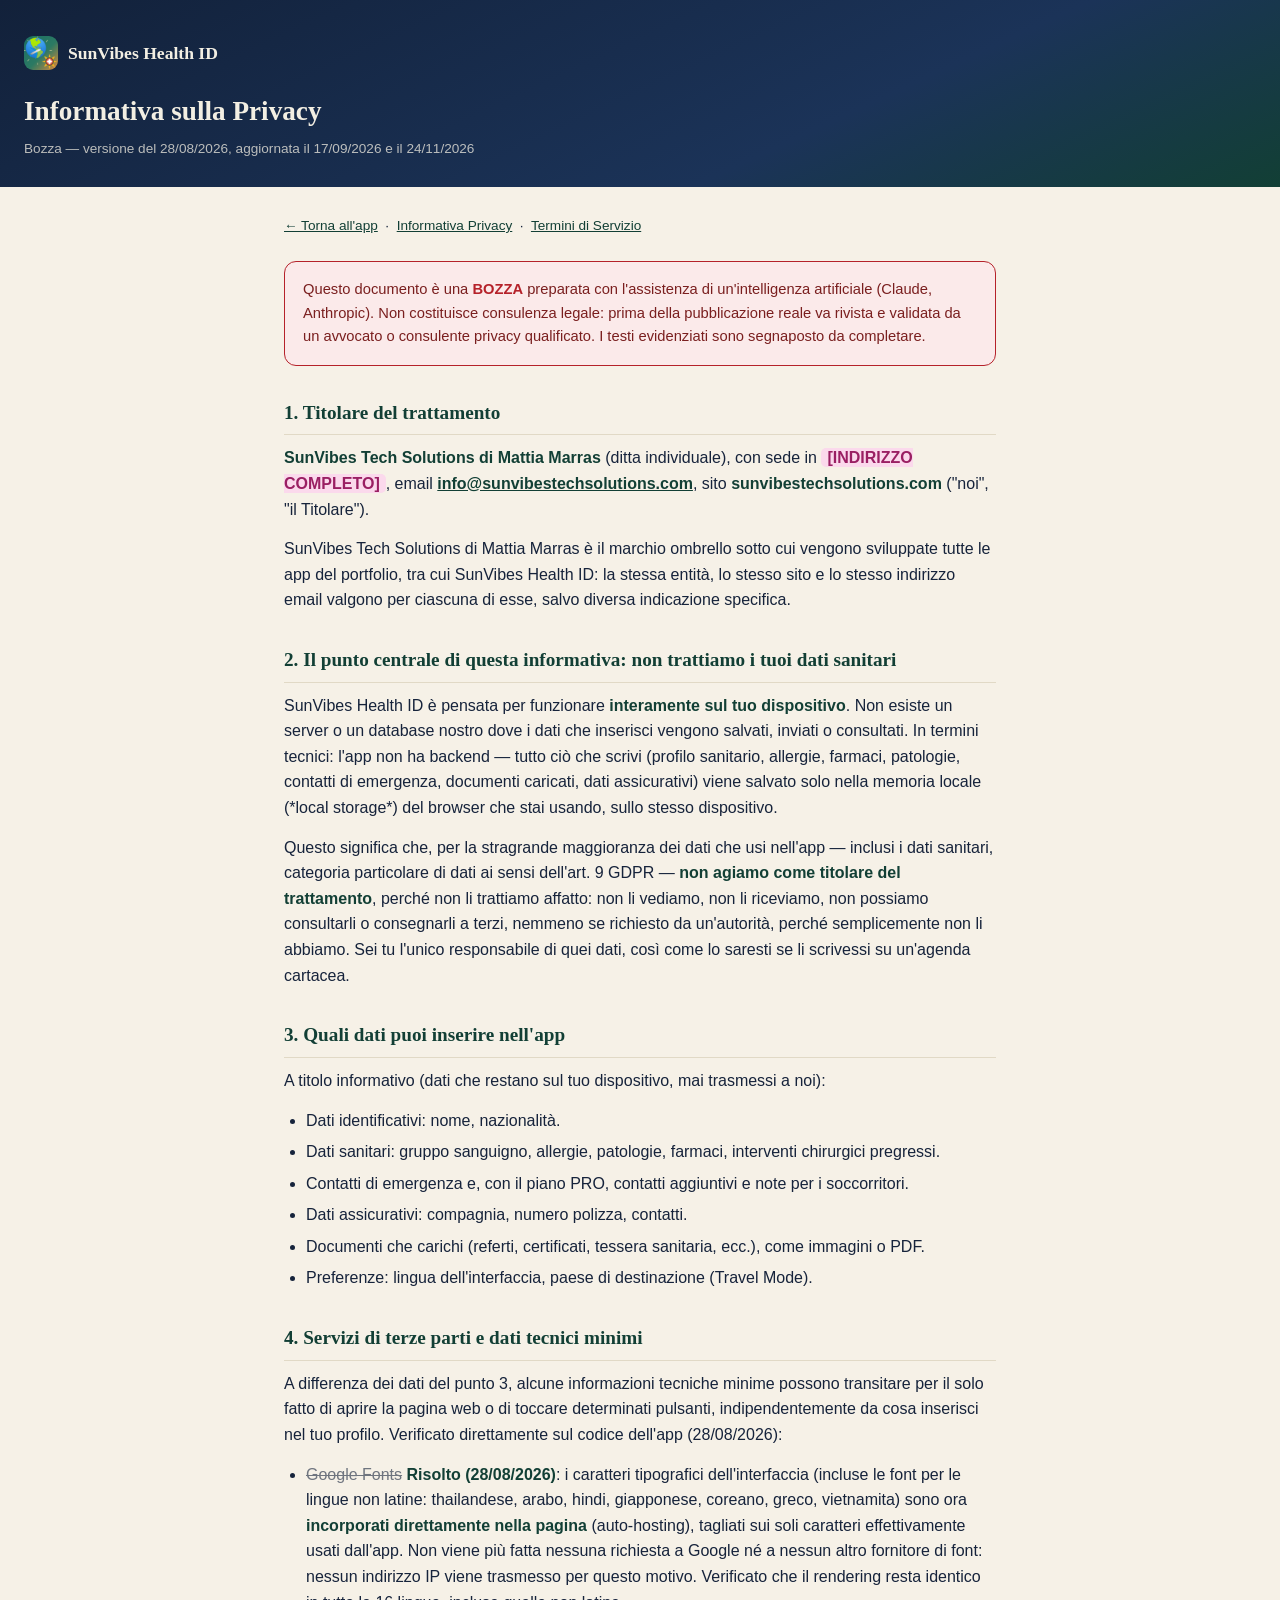
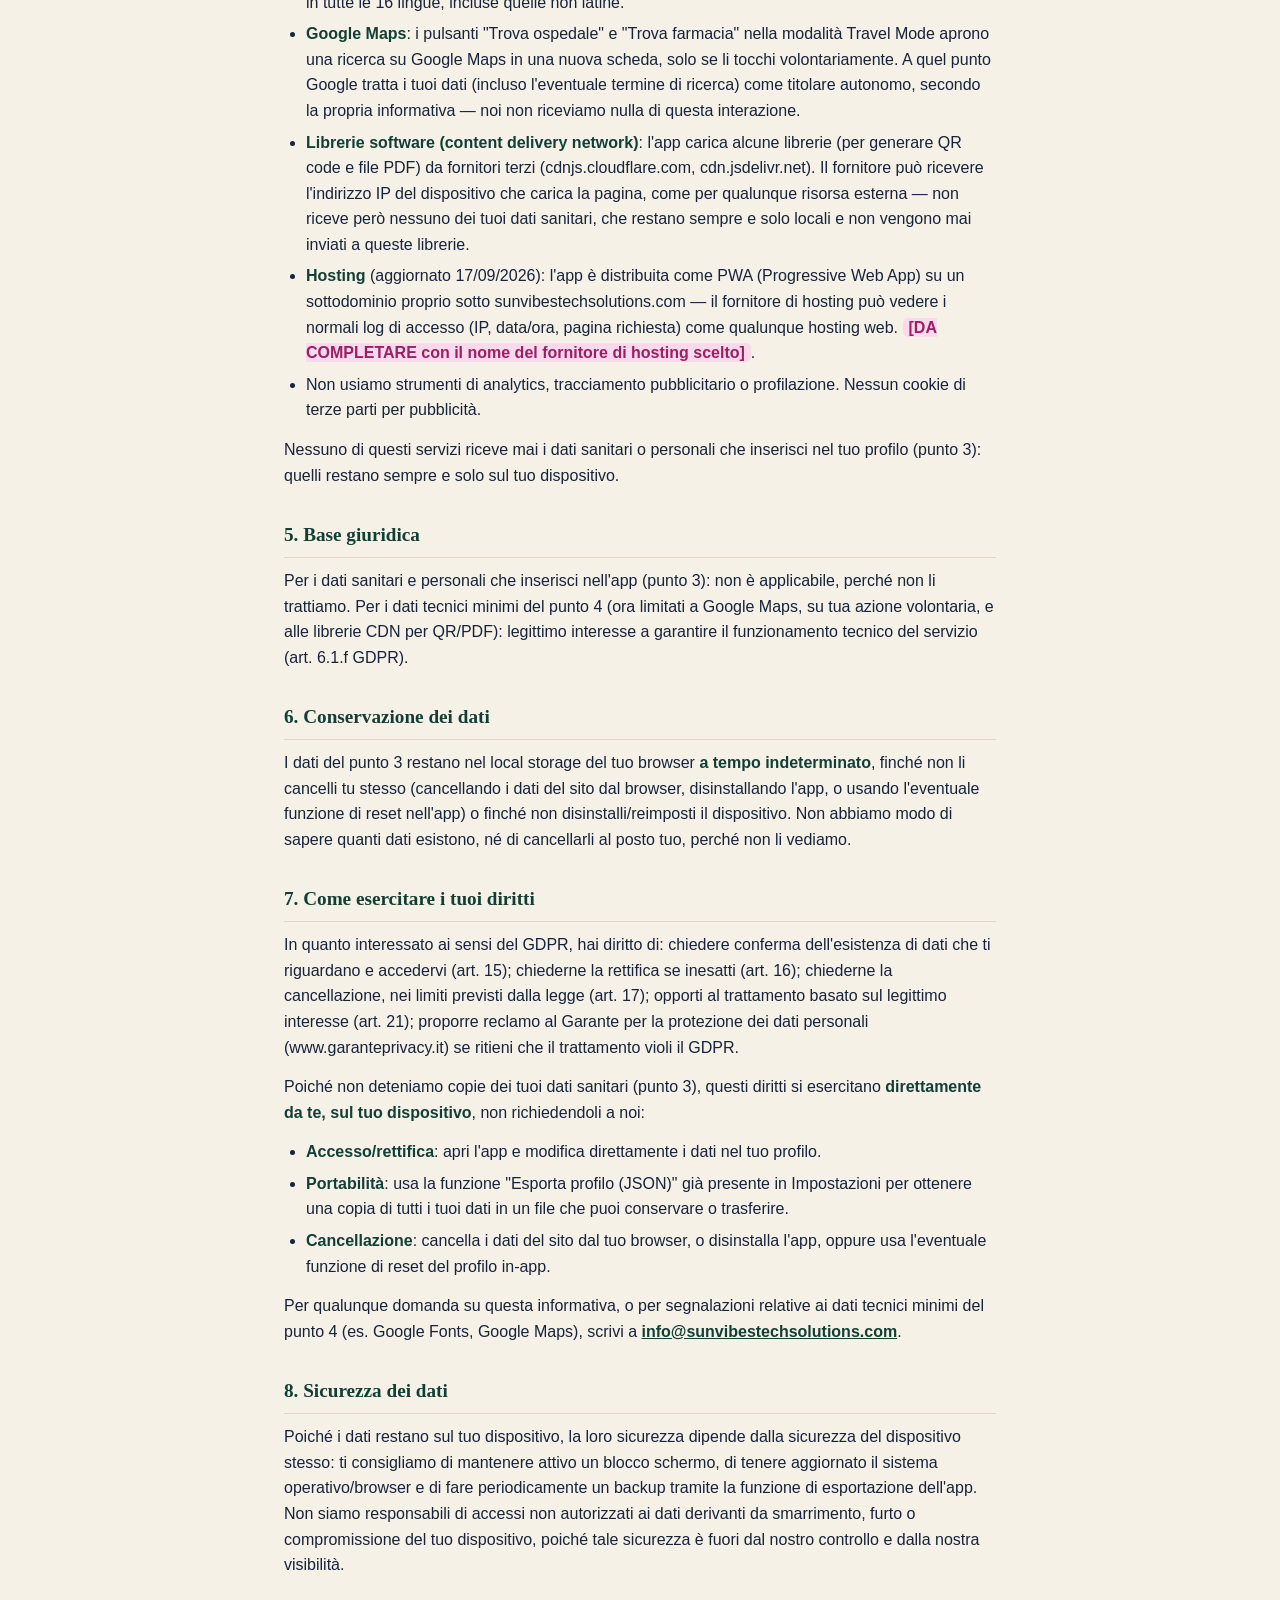
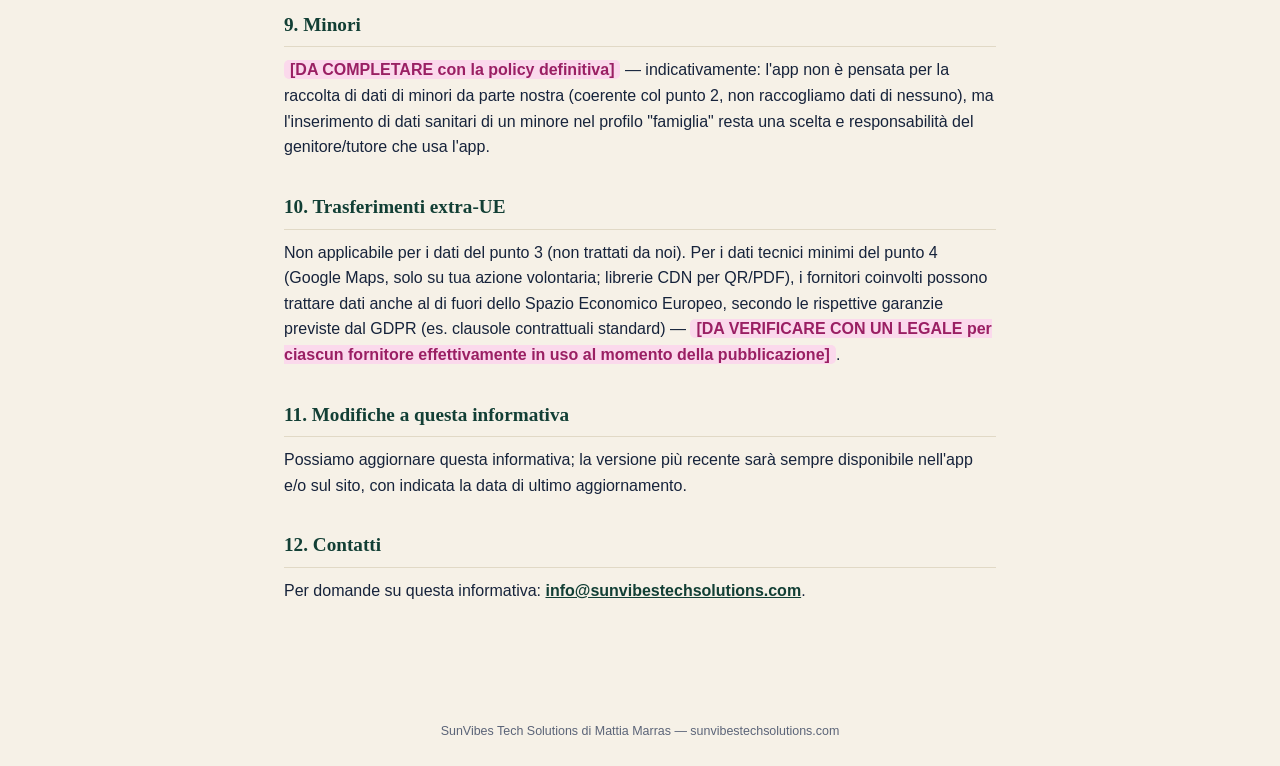
<file: privacy.html>
<!doctype html>
<html lang="it">
<head>
<meta charset="UTF-8">
<meta name="viewport" content="width=device-width, initial-scale=1">
<title>Informativa sulla Privacy — SunVibes Health ID</title>
<link rel="icon" href="icons/icon-192.png">
<style>
  :root{
    --bg:#F6F1E7; --surface:#FFFFFF; --surface-2:#EFE7D5;
    --brand-bg:#12213A; --brand-text:#F3EFE3;
    --text:#16233B; --text-soft:#5B6478;
    --accent:#1E6E5C; --accent-strong:#123F35; --accent-soft-bg:#DCEAE2;
    --warn:#B5222A; --warn-bg:#FBEAEA;
    --line:#E1D9C6;
    --placeholder-bg:#FBD9EC; --placeholder-text:#9A1F63;
  }
  *{box-sizing:border-box}
  body{margin:0;background:var(--bg);color:var(--text);font-family:'Noto Sans',-apple-system,'Segoe UI',sans-serif;font-size:16px;line-height:1.6;}
  header{background:linear-gradient(155deg, var(--brand-bg), #1B3358 65%, var(--accent-strong)); color:var(--brand-text); padding:36px 24px 28px;}
  .brand{display:flex;align-items:center;gap:10px;}
  .brand img{width:34px;height:34px;border-radius:9px;display:block;}
  .brand-name{font-family:Georgia,'Fraunces',serif;font-weight:700;font-size:1.1rem;}
  header h1{font-family:Georgia,'Fraunces',serif;font-size:1.7rem;font-weight:700;margin:20px 0 4px;}
  header .meta{font-size:.85rem;opacity:.75;}
  main{max-width:760px;margin:0 auto;padding:28px 24px 80px;}
  .notice{background:var(--warn-bg);border:1.5px solid var(--warn);border-radius:12px;padding:16px 18px;margin-bottom:28px;font-size:.92rem;color:#7a1f1f;}
  .notice strong{color:var(--warn);}
  h2{font-family:Georgia,'Fraunces',serif;font-size:1.2rem;font-weight:700;color:var(--accent-strong);margin:32px 0 10px;border-bottom:1px solid var(--line);padding-bottom:6px;}
  p{margin:0 0 14px;}
  ul{margin:0 0 14px;padding-left:22px;}
  li{margin-bottom:6px;}
  strong{color:var(--accent-strong);}
  a{color:var(--accent-strong);}
  del{opacity:.6;}
  .placeholder{background:var(--placeholder-bg);color:var(--placeholder-text);padding:1px 6px;border-radius:5px;font-weight:600;}
  footer{text-align:center;padding:24px;font-size:.78rem;color:var(--text-soft);}
</style>
</head>
<body>
<header>
  <div class="brand"><img src="icons/icon-192.png" alt=""><div class="brand-name">SunVibes Health ID</div></div>
  <h1>Informativa sulla Privacy</h1>
  <div class="meta">Bozza — versione del 28/08/2026, aggiornata il 17/09/2026 e il 24/11/2026</div>
</header>
<main>
  <p style="font-size:.85rem;margin-bottom:24px;"><a href="index.html">← Torna all'app</a> &nbsp;·&nbsp; <a href="privacy.html">Informativa Privacy</a> &nbsp;·&nbsp; <a href="termini.html">Termini di Servizio</a></p>
  <div class="notice">Questo documento è una <strong>BOZZA</strong> preparata con l'assistenza di un'intelligenza artificiale (Claude, Anthropic). Non costituisce consulenza legale: prima della pubblicazione reale va rivista e validata da un avvocato o consulente privacy qualificato. I testi evidenziati sono segnaposto da completare.</div>
  <h2>1. Titolare del trattamento</h2>
<p><strong>SunVibes Tech Solutions di Mattia Marras</strong> (ditta individuale), con sede in <strong><span class="placeholder">[INDIRIZZO COMPLETO]</span></strong>, email <strong><a href="mailto:info@sunvibestechsolutions.com">info@sunvibestechsolutions.com</a></strong>, sito <strong>sunvibestechsolutions.com</strong> ("noi", "il Titolare").</p>
<p>SunVibes Tech Solutions di Mattia Marras è il marchio ombrello sotto cui vengono sviluppate tutte le app del portfolio, tra cui SunVibes Health ID: la stessa entità, lo stesso sito e lo stesso indirizzo email valgono per ciascuna di esse, salvo diversa indicazione specifica.</p>
<h2>2. Il punto centrale di questa informativa: non trattiamo i tuoi dati sanitari</h2>
<p>SunVibes Health ID è pensata per funzionare <strong>interamente sul tuo dispositivo</strong>. Non esiste un server o un database nostro dove i dati che inserisci vengono salvati, inviati o consultati. In termini tecnici: l'app non ha backend — tutto ciò che scrivi (profilo sanitario, allergie, farmaci, patologie, contatti di emergenza, documenti caricati, dati assicurativi) viene salvato solo nella memoria locale (*local storage*) del browser che stai usando, sullo stesso dispositivo.</p>
<p>Questo significa che, per la stragrande maggioranza dei dati che usi nell'app — inclusi i dati sanitari, categoria particolare di dati ai sensi dell'art. 9 GDPR — <strong>non agiamo come titolare del trattamento</strong>, perché non li trattiamo affatto: non li vediamo, non li riceviamo, non possiamo consultarli o consegnarli a terzi, nemmeno se richiesto da un'autorità, perché semplicemente non li abbiamo. Sei tu l'unico responsabile di quei dati, così come lo saresti se li scrivessi su un'agenda cartacea.</p>
<h2>3. Quali dati puoi inserire nell'app</h2>
<p>A titolo informativo (dati che restano sul tuo dispositivo, mai trasmessi a noi):</p>
<ul>
<li>Dati identificativi: nome, nazionalità.</li>
<li>Dati sanitari: gruppo sanguigno, allergie, patologie, farmaci, interventi chirurgici pregressi.</li>
<li>Contatti di emergenza e, con il piano PRO, contatti aggiuntivi e note per i soccorritori.</li>
<li>Dati assicurativi: compagnia, numero polizza, contatti.</li>
<li>Documenti che carichi (referti, certificati, tessera sanitaria, ecc.), come immagini o PDF.</li>
<li>Preferenze: lingua dell'interfaccia, paese di destinazione (Travel Mode).</li>
</ul>
<h2>4. Servizi di terze parti e dati tecnici minimi</h2>
<p>A differenza dei dati del punto 3, alcune informazioni tecniche minime possono transitare per il solo fatto di aprire la pagina web o di toccare determinati pulsanti, indipendentemente da cosa inserisci nel tuo profilo. Verificato direttamente sul codice dell'app (28/08/2026):</p>
<ul>
<li><del>Google Fonts</del> <strong>Risolto (28/08/2026)</strong>: i caratteri tipografici dell'interfaccia (incluse le font per le lingue non latine: thailandese, arabo, hindi, giapponese, coreano, greco, vietnamita) sono ora <strong>incorporati direttamente nella pagina</strong> (auto-hosting), tagliati sui soli caratteri effettivamente usati dall'app. Non viene più fatta nessuna richiesta a Google né a nessun altro fornitore di font: nessun indirizzo IP viene trasmesso per questo motivo. Verificato che il rendering resta identico in tutte le 16 lingue, incluse quelle non latine.</li>
<li><strong>Google Maps</strong>: i pulsanti "Trova ospedale" e "Trova farmacia" nella modalità Travel Mode aprono una ricerca su Google Maps in una nuova scheda, solo se li tocchi volontariamente. A quel punto Google tratta i tuoi dati (incluso l'eventuale termine di ricerca) come titolare autonomo, secondo la propria informativa — noi non riceviamo nulla di questa interazione.</li>
<li><strong>Librerie software (content delivery network)</strong>: l'app carica alcune librerie (per generare QR code e file PDF) da fornitori terzi (cdnjs.cloudflare.com, cdn.jsdelivr.net). Il fornitore può ricevere l'indirizzo IP del dispositivo che carica la pagina, come per qualunque risorsa esterna — non riceve però nessuno dei tuoi dati sanitari, che restano sempre e solo locali e non vengono mai inviati a queste librerie.</li>
<li><strong>Hosting</strong> (aggiornato 17/09/2026): l'app è distribuita come PWA (Progressive Web App) su un sottodominio proprio sotto sunvibestechsolutions.com — il fornitore di hosting può vedere i normali log di accesso (IP, data/ora, pagina richiesta) come qualunque hosting web. <strong><span class="placeholder">[DA COMPLETARE con il nome del fornitore di hosting scelto]</span></strong>.</li>
<li>Non usiamo strumenti di analytics, tracciamento pubblicitario o profilazione. Nessun cookie di terze parti per pubblicità.</li>
</ul>
<p>Nessuno di questi servizi riceve mai i dati sanitari o personali che inserisci nel tuo profilo (punto 3): quelli restano sempre e solo sul tuo dispositivo.</p>
<h2>5. Base giuridica</h2>
<p>Per i dati sanitari e personali che inserisci nell'app (punto 3): non è applicabile, perché non li trattiamo. Per i dati tecnici minimi del punto 4 (ora limitati a Google Maps, su tua azione volontaria, e alle librerie CDN per QR/PDF): legittimo interesse a garantire il funzionamento tecnico del servizio (art. 6.1.f GDPR).</p>
<h2>6. Conservazione dei dati</h2>
<p>I dati del punto 3 restano nel local storage del tuo browser <strong>a tempo indeterminato</strong>, finché non li cancelli tu stesso (cancellando i dati del sito dal browser, disinstallando l'app, o usando l'eventuale funzione di reset nell'app) o finché non disinstalli/reimposti il dispositivo. Non abbiamo modo di sapere quanti dati esistono, né di cancellarli al posto tuo, perché non li vediamo.</p>
<h2>7. Come esercitare i tuoi diritti</h2>
<p>In quanto interessato ai sensi del GDPR, hai diritto di: chiedere conferma dell'esistenza di dati che ti riguardano e accedervi (art. 15); chiederne la rettifica se inesatti (art. 16); chiederne la cancellazione, nei limiti previsti dalla legge (art. 17); opporti al trattamento basato sul legittimo interesse (art. 21); proporre reclamo al Garante per la protezione dei dati personali (www.garanteprivacy.it) se ritieni che il trattamento violi il GDPR.</p>
<p>Poiché non deteniamo copie dei tuoi dati sanitari (punto 3), questi diritti si esercitano <strong>direttamente da te, sul tuo dispositivo</strong>, non richiedendoli a noi:</p>
<ul>
<li><strong>Accesso/rettifica</strong>: apri l'app e modifica direttamente i dati nel tuo profilo.</li>
<li><strong>Portabilità</strong>: usa la funzione "Esporta profilo (JSON)" già presente in Impostazioni per ottenere una copia di tutti i tuoi dati in un file che puoi conservare o trasferire.</li>
<li><strong>Cancellazione</strong>: cancella i dati del sito dal tuo browser, o disinstalla l'app, oppure usa l'eventuale funzione di reset del profilo in-app.</li>
</ul>
<p>Per qualunque domanda su questa informativa, o per segnalazioni relative ai dati tecnici minimi del punto 4 (es. Google Fonts, Google Maps), scrivi a <strong><a href="mailto:info@sunvibestechsolutions.com">info@sunvibestechsolutions.com</a></strong>.</p>
<h2>8. Sicurezza dei dati</h2>
<p>Poiché i dati restano sul tuo dispositivo, la loro sicurezza dipende dalla sicurezza del dispositivo stesso: ti consigliamo di mantenere attivo un blocco schermo, di tenere aggiornato il sistema operativo/browser e di fare periodicamente un backup tramite la funzione di esportazione dell'app. Non siamo responsabili di accessi non autorizzati ai dati derivanti da smarrimento, furto o compromissione del tuo dispositivo, poiché tale sicurezza è fuori dal nostro controllo e dalla nostra visibilità.</p>
<h2>9. Minori</h2>
<p><strong><span class="placeholder">[DA COMPLETARE con la policy definitiva]</span></strong> — indicativamente: l'app non è pensata per la raccolta di dati di minori da parte nostra (coerente col punto 2, non raccogliamo dati di nessuno), ma l'inserimento di dati sanitari di un minore nel profilo "famiglia" resta una scelta e responsabilità del genitore/tutore che usa l'app.</p>
<h2>10. Trasferimenti extra-UE</h2>
<p>Non applicabile per i dati del punto 3 (non trattati da noi). Per i dati tecnici minimi del punto 4 (Google Maps, solo su tua azione volontaria; librerie CDN per QR/PDF), i fornitori coinvolti possono trattare dati anche al di fuori dello Spazio Economico Europeo, secondo le rispettive garanzie previste dal GDPR (es. clausole contrattuali standard) — <strong><span class="placeholder">[DA VERIFICARE CON UN LEGALE per ciascun fornitore effettivamente in uso al momento della pubblicazione]</span></strong>.</p>
<h2>11. Modifiche a questa informativa</h2>
<p>Possiamo aggiornare questa informativa; la versione più recente sarà sempre disponibile nell'app e/o sul sito, con indicata la data di ultimo aggiornamento.</p>
<h2>12. Contatti</h2>
<p>Per domande su questa informativa: <strong><a href="mailto:info@sunvibestechsolutions.com">info@sunvibestechsolutions.com</a></strong>.</p>
</main>
<footer>SunVibes Tech Solutions di Mattia Marras — sunvibestechsolutions.com</footer>
</body>
</html>
</file>
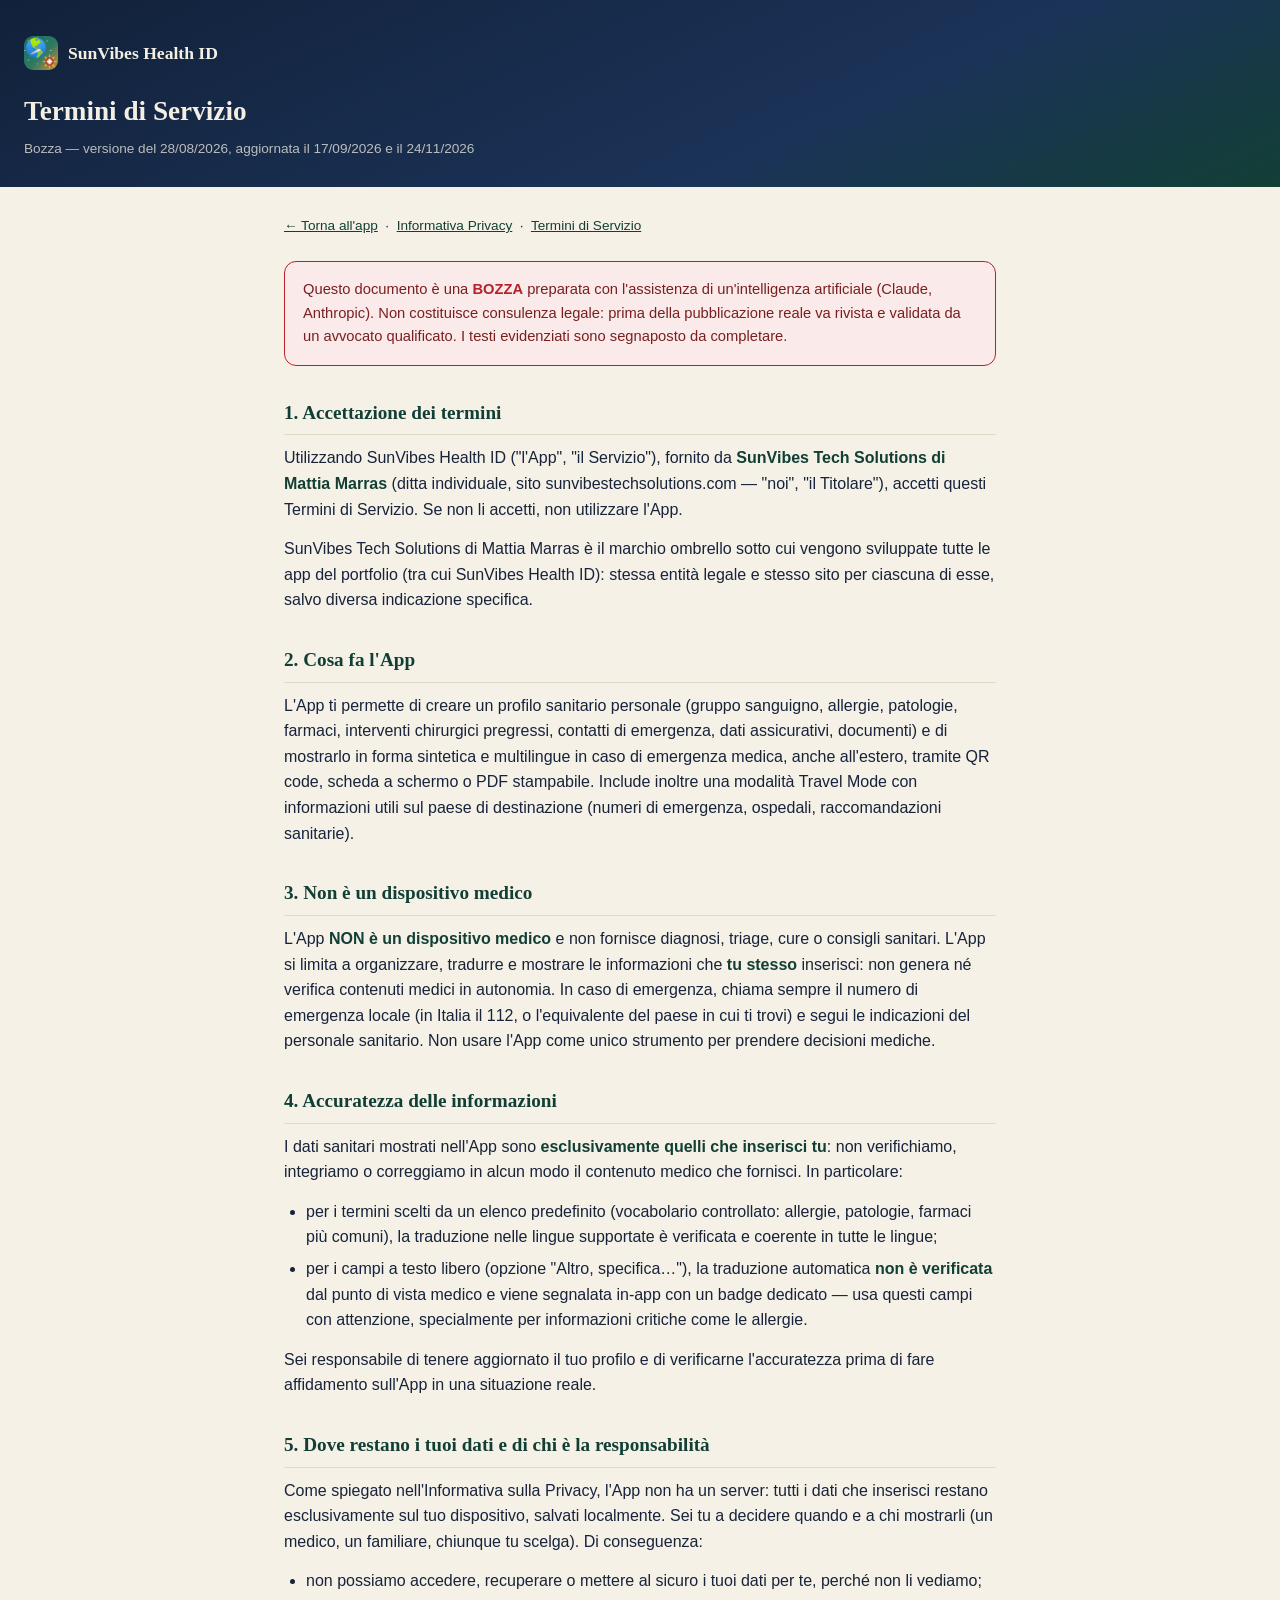
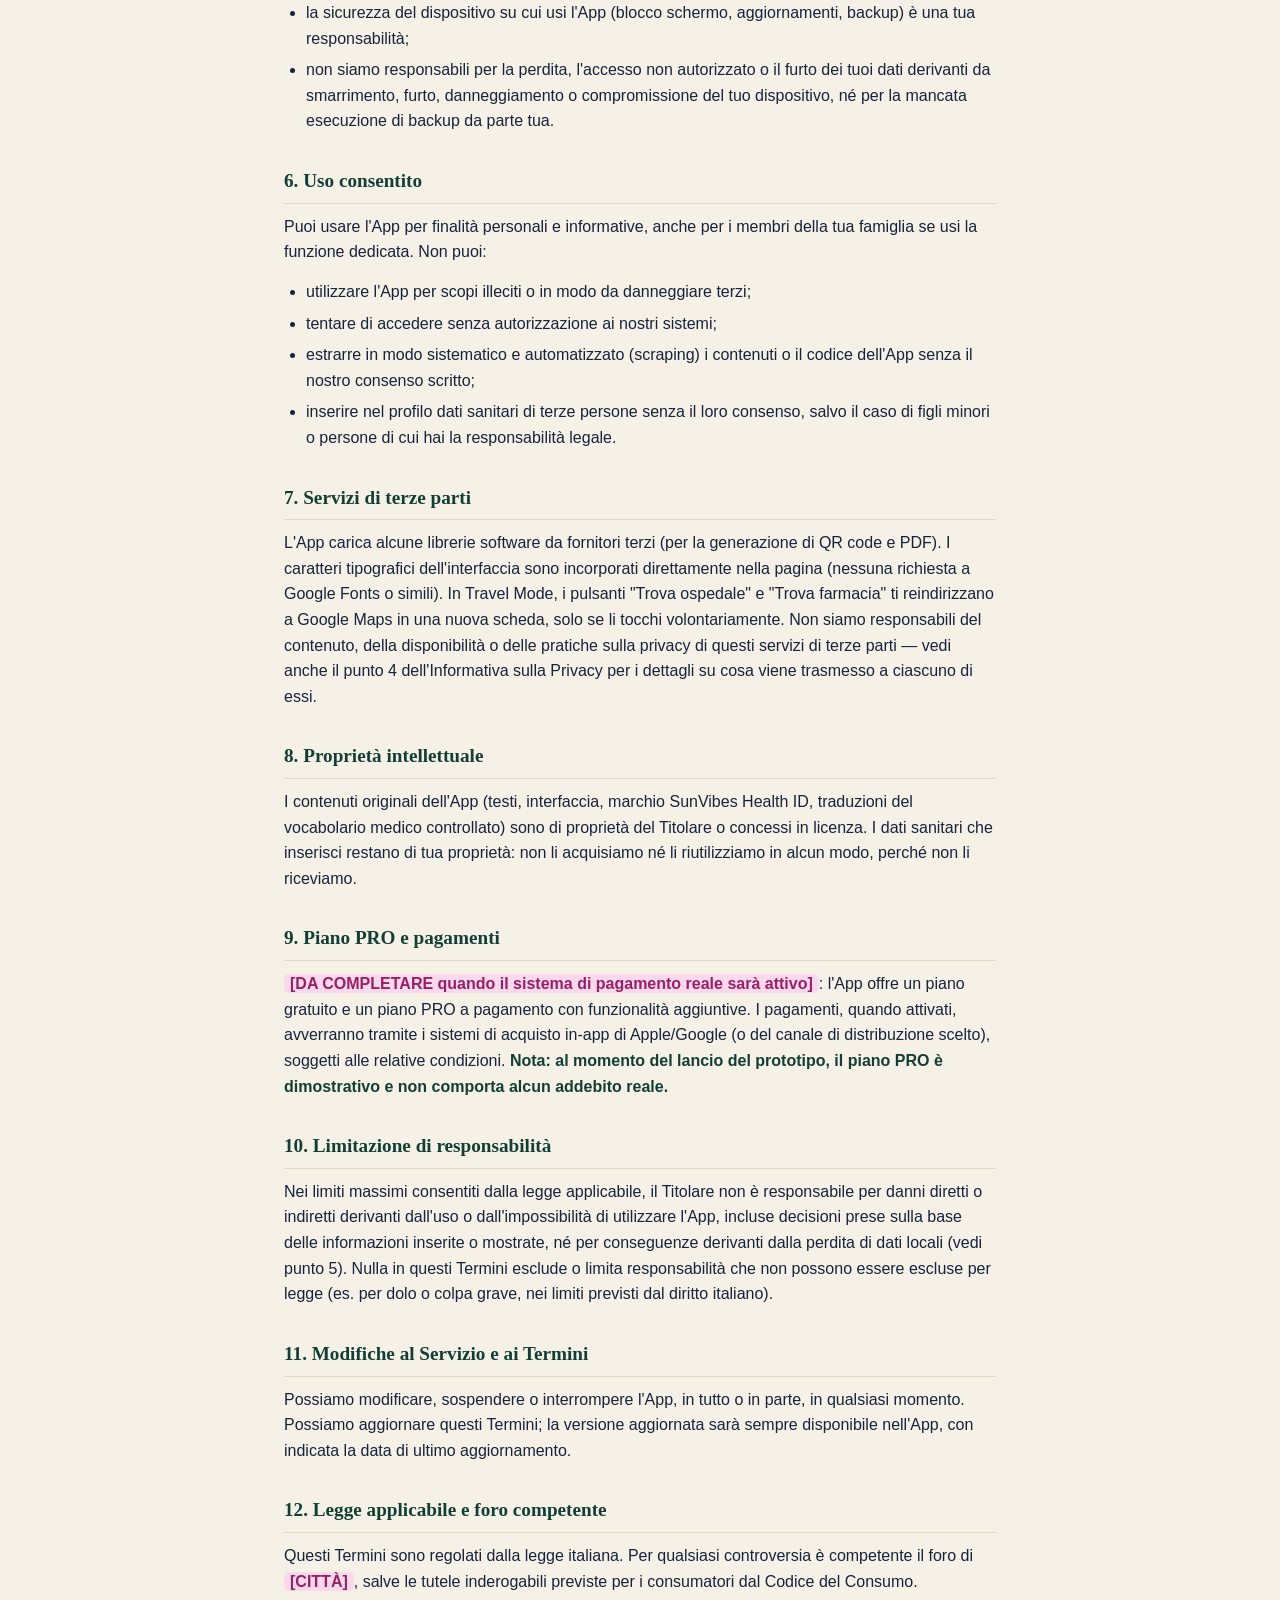
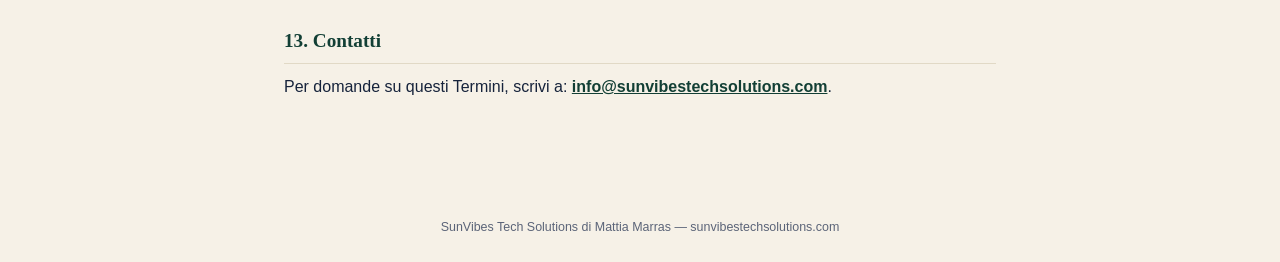
<file: termini.html>
<!doctype html>
<html lang="it">
<head>
<meta charset="UTF-8">
<meta name="viewport" content="width=device-width, initial-scale=1">
<title>Termini di Servizio — SunVibes Health ID</title>
<link rel="icon" href="icons/icon-192.png">
<style>
  :root{
    --bg:#F6F1E7; --surface:#FFFFFF; --surface-2:#EFE7D5;
    --brand-bg:#12213A; --brand-text:#F3EFE3;
    --text:#16233B; --text-soft:#5B6478;
    --accent:#1E6E5C; --accent-strong:#123F35; --accent-soft-bg:#DCEAE2;
    --warn:#B5222A; --warn-bg:#FBEAEA;
    --line:#E1D9C6;
    --placeholder-bg:#FBD9EC; --placeholder-text:#9A1F63;
  }
  *{box-sizing:border-box}
  body{margin:0;background:var(--bg);color:var(--text);font-family:'Noto Sans',-apple-system,'Segoe UI',sans-serif;font-size:16px;line-height:1.6;}
  header{background:linear-gradient(155deg, var(--brand-bg), #1B3358 65%, var(--accent-strong)); color:var(--brand-text); padding:36px 24px 28px;}
  .brand{display:flex;align-items:center;gap:10px;}
  .brand img{width:34px;height:34px;border-radius:9px;display:block;}
  .brand-name{font-family:Georgia,'Fraunces',serif;font-weight:700;font-size:1.1rem;}
  header h1{font-family:Georgia,'Fraunces',serif;font-size:1.7rem;font-weight:700;margin:20px 0 4px;}
  header .meta{font-size:.85rem;opacity:.75;}
  main{max-width:760px;margin:0 auto;padding:28px 24px 80px;}
  .notice{background:var(--warn-bg);border:1.5px solid var(--warn);border-radius:12px;padding:16px 18px;margin-bottom:28px;font-size:.92rem;color:#7a1f1f;}
  .notice strong{color:var(--warn);}
  h2{font-family:Georgia,'Fraunces',serif;font-size:1.2rem;font-weight:700;color:var(--accent-strong);margin:32px 0 10px;border-bottom:1px solid var(--line);padding-bottom:6px;}
  p{margin:0 0 14px;}
  ul{margin:0 0 14px;padding-left:22px;}
  li{margin-bottom:6px;}
  strong{color:var(--accent-strong);}
  a{color:var(--accent-strong);}
  del{opacity:.6;}
  .placeholder{background:var(--placeholder-bg);color:var(--placeholder-text);padding:1px 6px;border-radius:5px;font-weight:600;}
  footer{text-align:center;padding:24px;font-size:.78rem;color:var(--text-soft);}
</style>
</head>
<body>
<header>
  <div class="brand"><img src="icons/icon-192.png" alt=""><div class="brand-name">SunVibes Health ID</div></div>
  <h1>Termini di Servizio</h1>
  <div class="meta">Bozza — versione del 28/08/2026, aggiornata il 17/09/2026 e il 24/11/2026</div>
</header>
<main>
  <p style="font-size:.85rem;margin-bottom:24px;"><a href="index.html">← Torna all'app</a> &nbsp;·&nbsp; <a href="privacy.html">Informativa Privacy</a> &nbsp;·&nbsp; <a href="termini.html">Termini di Servizio</a></p>
  <div class="notice">Questo documento è una <strong>BOZZA</strong> preparata con l'assistenza di un'intelligenza artificiale (Claude, Anthropic). Non costituisce consulenza legale: prima della pubblicazione reale va rivista e validata da un avvocato qualificato. I testi evidenziati sono segnaposto da completare.</div>
  <h2>1. Accettazione dei termini</h2>
<p>Utilizzando SunVibes Health ID ("l'App", "il Servizio"), fornito da <strong>SunVibes Tech Solutions di Mattia Marras</strong> (ditta individuale, sito sunvibestechsolutions.com — "noi", "il Titolare"), accetti questi Termini di Servizio. Se non li accetti, non utilizzare l'App.</p>
<p>SunVibes Tech Solutions di Mattia Marras è il marchio ombrello sotto cui vengono sviluppate tutte le app del portfolio (tra cui SunVibes Health ID): stessa entità legale e stesso sito per ciascuna di esse, salvo diversa indicazione specifica.</p>
<h2>2. Cosa fa l'App</h2>
<p>L'App ti permette di creare un profilo sanitario personale (gruppo sanguigno, allergie, patologie, farmaci, interventi chirurgici pregressi, contatti di emergenza, dati assicurativi, documenti) e di mostrarlo in forma sintetica e multilingue in caso di emergenza medica, anche all'estero, tramite QR code, scheda a schermo o PDF stampabile. Include inoltre una modalità Travel Mode con informazioni utili sul paese di destinazione (numeri di emergenza, ospedali, raccomandazioni sanitarie).</p>
<h2>3. Non è un dispositivo medico</h2>
<p>L'App <strong>NON è un dispositivo medico</strong> e non fornisce diagnosi, triage, cure o consigli sanitari. L'App si limita a organizzare, tradurre e mostrare le informazioni che <strong>tu stesso</strong> inserisci: non genera né verifica contenuti medici in autonomia. In caso di emergenza, chiama sempre il numero di emergenza locale (in Italia il 112, o l'equivalente del paese in cui ti trovi) e segui le indicazioni del personale sanitario. Non usare l'App come unico strumento per prendere decisioni mediche.</p>
<h2>4. Accuratezza delle informazioni</h2>
<p>I dati sanitari mostrati nell'App sono <strong>esclusivamente quelli che inserisci tu</strong>: non verifichiamo, integriamo o correggiamo in alcun modo il contenuto medico che fornisci. In particolare:</p>
<ul>
<li>per i termini scelti da un elenco predefinito (vocabolario controllato: allergie, patologie, farmaci più comuni), la traduzione nelle lingue supportate è verificata e coerente in tutte le lingue;</li>
<li>per i campi a testo libero (opzione "Altro, specifica…"), la traduzione automatica <strong>non è verificata</strong> dal punto di vista medico e viene segnalata in-app con un badge dedicato — usa questi campi con attenzione, specialmente per informazioni critiche come le allergie.</li>
</ul>
<p>Sei responsabile di tenere aggiornato il tuo profilo e di verificarne l'accuratezza prima di fare affidamento sull'App in una situazione reale.</p>
<h2>5. Dove restano i tuoi dati e di chi è la responsabilità</h2>
<p>Come spiegato nell'Informativa sulla Privacy, l'App non ha un server: tutti i dati che inserisci restano esclusivamente sul tuo dispositivo, salvati localmente. Sei tu a decidere quando e a chi mostrarli (un medico, un familiare, chiunque tu scelga). Di conseguenza:</p>
<ul>
<li>non possiamo accedere, recuperare o mettere al sicuro i tuoi dati per te, perché non li vediamo;</li>
<li>la sicurezza del dispositivo su cui usi l'App (blocco schermo, aggiornamenti, backup) è una tua responsabilità;</li>
<li>non siamo responsabili per la perdita, l'accesso non autorizzato o il furto dei tuoi dati derivanti da smarrimento, furto, danneggiamento o compromissione del tuo dispositivo, né per la mancata esecuzione di backup da parte tua.</li>
</ul>
<h2>6. Uso consentito</h2>
<p>Puoi usare l'App per finalità personali e informative, anche per i membri della tua famiglia se usi la funzione dedicata. Non puoi:</p>
<ul>
<li>utilizzare l'App per scopi illeciti o in modo da danneggiare terzi;</li>
<li>tentare di accedere senza autorizzazione ai nostri sistemi;</li>
<li>estrarre in modo sistematico e automatizzato (scraping) i contenuti o il codice dell'App senza il nostro consenso scritto;</li>
<li>inserire nel profilo dati sanitari di terze persone senza il loro consenso, salvo il caso di figli minori o persone di cui hai la responsabilità legale.</li>
</ul>
<h2>7. Servizi di terze parti</h2>
<p>L'App carica alcune librerie software da fornitori terzi (per la generazione di QR code e PDF). I caratteri tipografici dell'interfaccia sono incorporati direttamente nella pagina (nessuna richiesta a Google Fonts o simili). In Travel Mode, i pulsanti "Trova ospedale" e "Trova farmacia" ti reindirizzano a Google Maps in una nuova scheda, solo se li tocchi volontariamente. Non siamo responsabili del contenuto, della disponibilità o delle pratiche sulla privacy di questi servizi di terze parti — vedi anche il punto 4 dell'Informativa sulla Privacy per i dettagli su cosa viene trasmesso a ciascuno di essi.</p>
<h2>8. Proprietà intellettuale</h2>
<p>I contenuti originali dell'App (testi, interfaccia, marchio SunVibes Health ID, traduzioni del vocabolario medico controllato) sono di proprietà del Titolare o concessi in licenza. I dati sanitari che inserisci restano di tua proprietà: non li acquisiamo né li riutilizziamo in alcun modo, perché non li riceviamo.</p>
<h2>9. Piano PRO e pagamenti</h2>
<p><strong><span class="placeholder">[DA COMPLETARE quando il sistema di pagamento reale sarà attivo]</span></strong>: l'App offre un piano gratuito e un piano PRO a pagamento con funzionalità aggiuntive. I pagamenti, quando attivati, avverranno tramite i sistemi di acquisto in-app di Apple/Google (o del canale di distribuzione scelto), soggetti alle relative condizioni. <strong>Nota: al momento del lancio del prototipo, il piano PRO è dimostrativo e non comporta alcun addebito reale.</strong></p>
<h2>10. Limitazione di responsabilità</h2>
<p>Nei limiti massimi consentiti dalla legge applicabile, il Titolare non è responsabile per danni diretti o indiretti derivanti dall'uso o dall'impossibilità di utilizzare l'App, incluse decisioni prese sulla base delle informazioni inserite o mostrate, né per conseguenze derivanti dalla perdita di dati locali (vedi punto 5). Nulla in questi Termini esclude o limita responsabilità che non possono essere escluse per legge (es. per dolo o colpa grave, nei limiti previsti dal diritto italiano).</p>
<h2>11. Modifiche al Servizio e ai Termini</h2>
<p>Possiamo modificare, sospendere o interrompere l'App, in tutto o in parte, in qualsiasi momento. Possiamo aggiornare questi Termini; la versione aggiornata sarà sempre disponibile nell'App, con indicata la data di ultimo aggiornamento.</p>
<h2>12. Legge applicabile e foro competente</h2>
<p>Questi Termini sono regolati dalla legge italiana. Per qualsiasi controversia è competente il foro di <strong><span class="placeholder">[CITTÀ]</span></strong>, salve le tutele inderogabili previste per i consumatori dal Codice del Consumo.</p>
<h2>13. Contatti</h2>
<p>Per domande su questi Termini, scrivi a: <strong><a href="mailto:info@sunvibestechsolutions.com">info@sunvibestechsolutions.com</a></strong>.</p>
</main>
<footer>SunVibes Tech Solutions di Mattia Marras — sunvibestechsolutions.com</footer>
</body>
</html>
</file>
